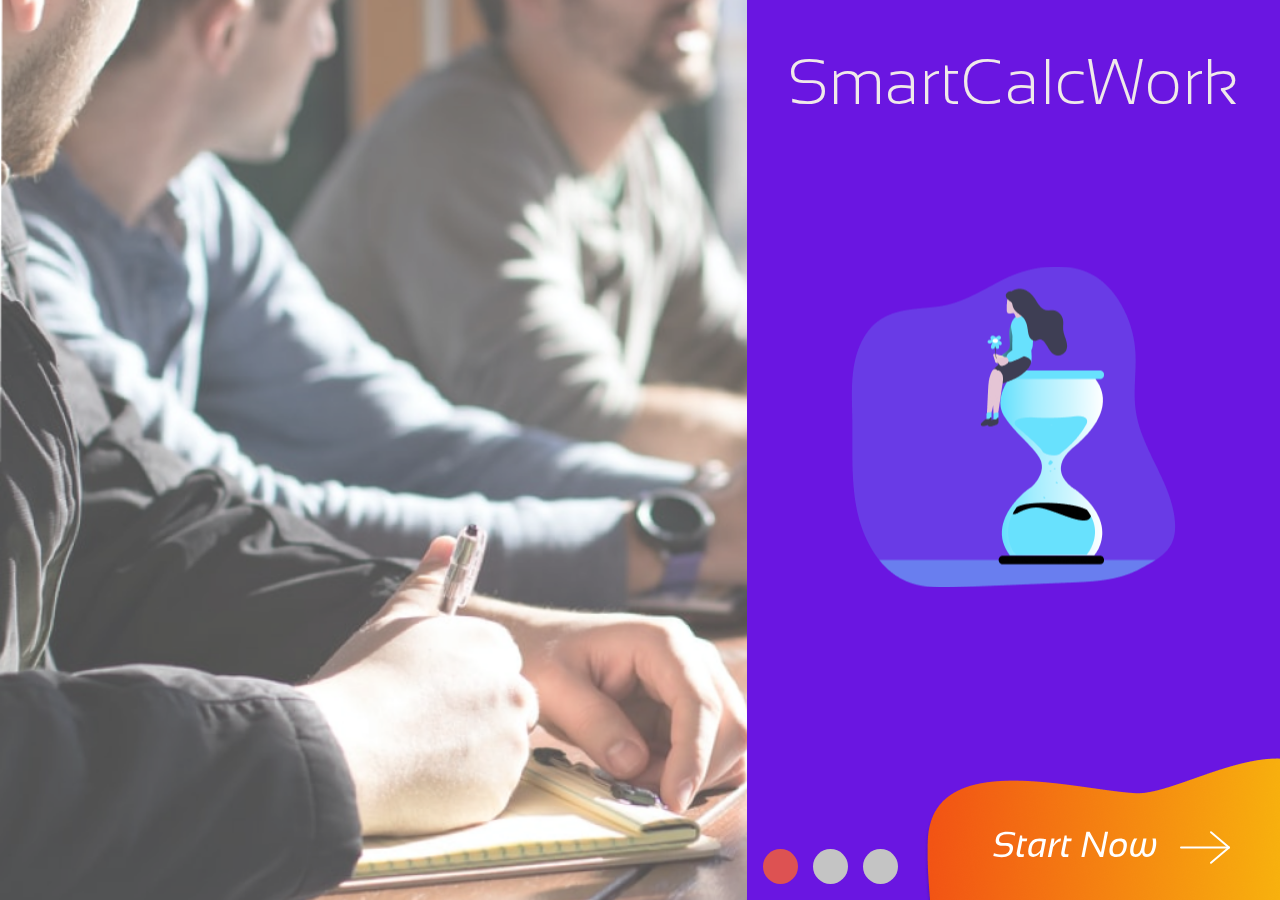
<file: index.html>
<!DOCTYPE html>
<html lang="pt-BR">

<head>
    <meta charset="UTF-8">
    <meta http-equiv="X-UA-Compatible" content="IE=edge">
    <meta name="viewport" content="width=device-width, initial-scale=1.0">

    <link rel="stylesheet" href="./css/reset.css">
    <link rel="stylesheet" href="./css/index/button.css">
    <link rel="stylesheet" href="./css/index/circle.css">
    <link rel="stylesheet" href="./css/index/left.css">
    <link rel="stylesheet" href="./css/index/right.css">
    <link rel="stylesheet" href="./css/index/container.css">

    <title>SmartCalcWork</title>
</head>

<body>
    <div class="container">
        <div class="left"></div>

        <div class="right">
            <h1 class="right__title">SmartCalcWork</h1>
            <div class="right__img-vector"></div>

            <div class="right__menu">
                <div class="menu__circle">
                    <div class="circle active"></div>
                    <div class="circle"></div>
                    <div class="circle"></div>
                </div>
                <div class="menu__button">
                    <a class="button__link" href="form.html">
                        <img class="button__img" src="img/button-start.svg">
                    </a>
                </div>
            </div>

            
        </div>
    </div>
</body>

</html>
</file>
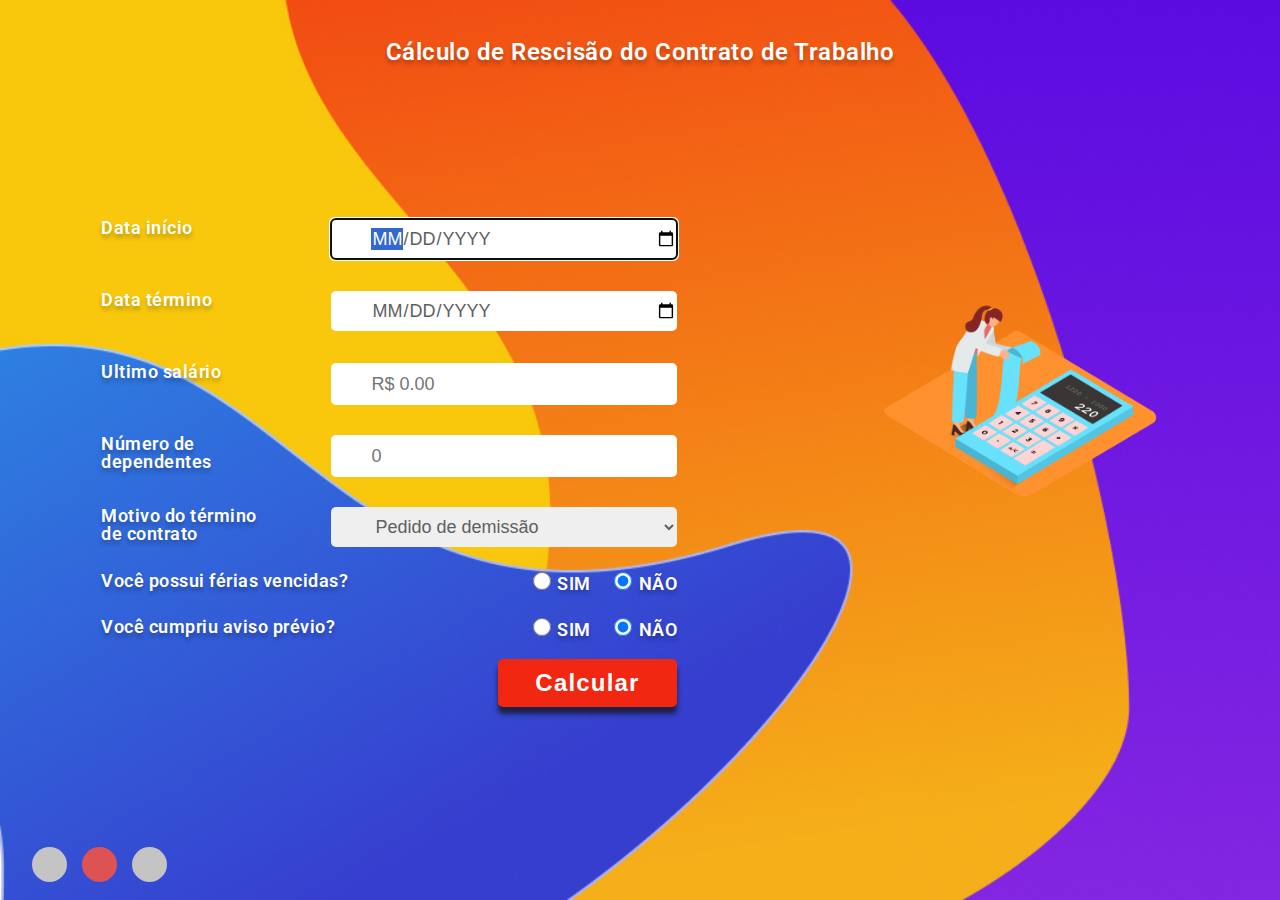
<file: form.html>
<!DOCTYPE html>
<html lang="pt-BR">

<head>
    <meta charset="UTF-8">
    <meta http-equiv="X-UA-Compatible" content="IE=edge">
    <meta name="viewport" content="width=device-width, initial-scale=1.0">

    <link rel="preconnect" href="https://fonts.googleapis.com">
    <link rel="preconnect" href="https://fonts.gstatic.com" crossorigin>
    <link href="https://fonts.googleapis.com/css2?family=Roboto&display=swap" rel="stylesheet">

    <link rel="stylesheet" href="./css/reset.css">
    <link rel="stylesheet" href="./css/form/container.css">
    <link rel="stylesheet" href="./css/form/content.css">
    <link rel="stylesheet" href="./css/form/background.css">
    <link rel="stylesheet" href="./css/form/form.css">
    <link rel="stylesheet" href="./css/form/form-input.css">
    <link rel="stylesheet" href="./css/form/form-select.css">
    <link rel="stylesheet" href="./css/form/form-radio.css">
    <link rel="stylesheet" href="./css/form/form-button.css">


    <title>Calculo Trabalhista - SmartCalcWork</title>
</head>

<body>
    <div class="container">
        <h1 class="container__title">Cálculo de Rescisão do Contrato de Trabalho</h1>

        <div class="content">
            <form class="form">

                <label class="form__input__label" for="date-start">Data início</label>
                <div class="form__input" id="error-date-start">
                    <input class="input" type="date" id="date-start" autofocus>
                </div>

                <label class="form__input__label" for="date-finish">Data término</label>
                <div class="form__input" id="error-date-finish">
                    <input class="input" type="date" id="date-finish">
                </div>

                <label class="form__input__label" for="last-wage">Ultimo salário</label>
                <div class="form__input" id="error-last-wage">
                    <input class="input" type="number" id="last-wage" placeholder="R$ 0.00">
                </div>

                <label class="form__input__label" for="number-dependents">Número de dependentes</label>
                <div class="form__input" id="error-number-dependents">
                    <input class="input" type="number" id="number-dependents" placeholder="0">
                </div>

                <label class="form__select__label" for="contract-finish">Motivo do término de contrato</label>
                <select class="select" id="contract-finish">
                    <option value="request">Pedido de demissão</option>
                    <option value="just-cause">Dispensa com justa causa</option>
                    <option value="no-just-cause">Dispensa sem justa causa</option>
                </select>

                <div class="form__radios">
                    <label class="form__radio__label" for="expired-vacations">Você possui férias vencidas?</label>
                    <div class="radios">
                        <input class="radio" type="radio" value="true" id="expired-vacations" name="radio-vacation">
                        <label class="radio__label" for="expired-vacations">Sim</label>
                        <input class="radio" type="radio" value="false" id="no-expired-vacations" name="radio-vacation"
                            checked>
                        <label class="radio__label" for="no-expired-vacations">Não</label>
                    </div>

                    <label class="form__radio__label" for="early-warning">Você cumpriu aviso prévio?</label>
                    <div class="radios">
                        <input class="radio" type="radio" value="true" id="early-warning" name="radio-warning">
                        <label class="radio__label" for="early-warning">Sim</label>
                        <input class="radio" type="radio" value="false" id="no-early-warning" name="radio-warning"
                            checked>
                        <label class="radio__label" for="no-early-warning">Não</label>
                    </div>
                </div>

                <div class="form__button">
                    <button class="button" type="button">Calcular</button>
                </div>

            </form>

            <div class="background__img">
            </div>
        </div>

        <div class="background__circles">
            <div class="circle"></div>
            <div class="circle active"></div>
            <div class="circle"></div>
        </div>

    </div>

    <script src="./js/form.js"></script>
    <script src="./js/error.js"></script>
    <script src="./js/sweet-alert-2.js"></script>
</body>

</html>
</file>
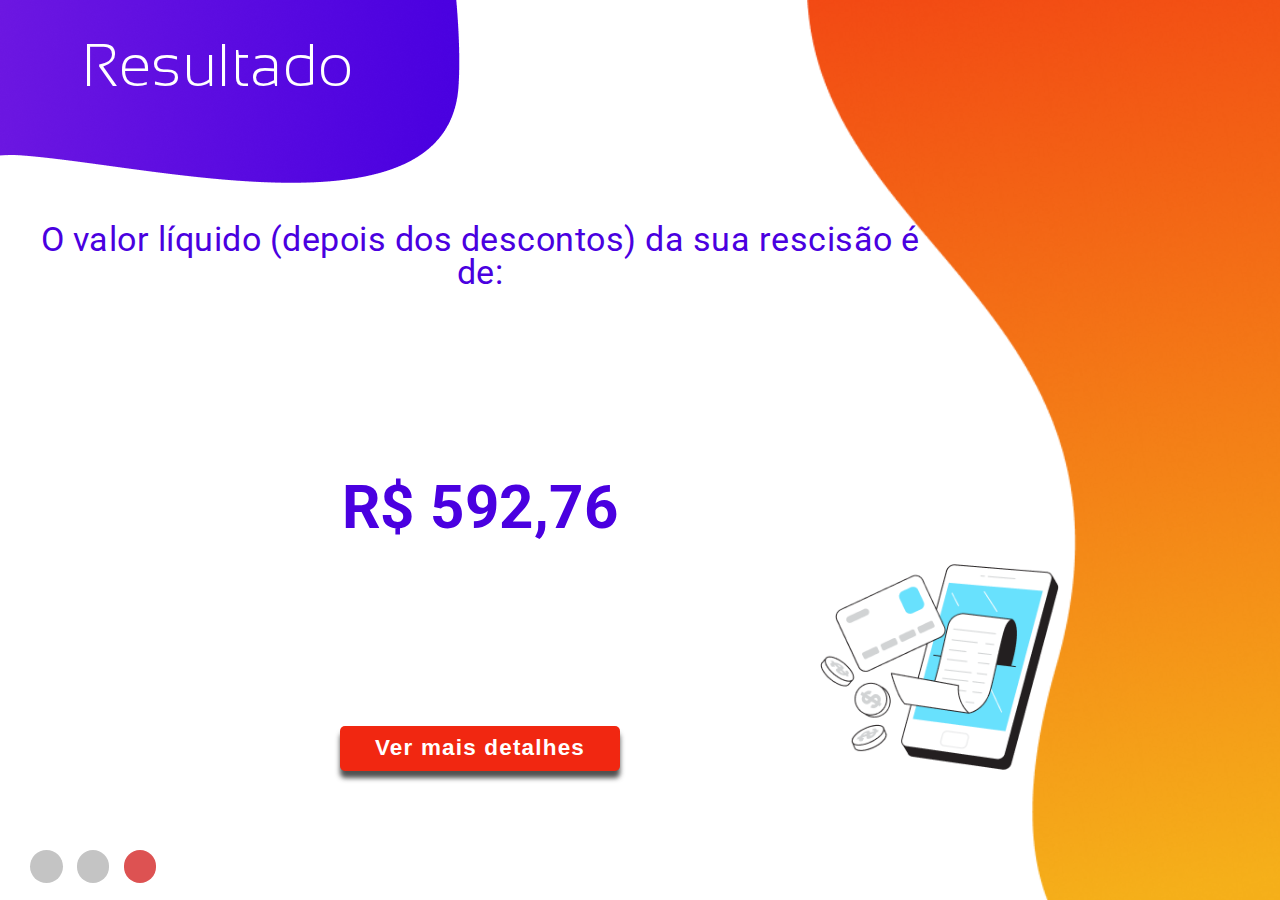
<file: relatory.html>
<!DOCTYPE html>
<html lang="pt-BR">

<head>
    <meta charset="UTF-8">
    <meta http-equiv="X-UA-Compatible" content="IE=edge">
    <meta name="viewport" content="width=device-width, initial-scale=1.0">
    <link rel="preconnect" href="https://fonts.googleapis.com">
    <link rel="preconnect" href="https://fonts.gstatic.com" crossorigin>
    <link href="https://fonts.googleapis.com/css2?family=Roboto&display=swap" rel="stylesheet">

    <link rel="stylesheet" href="./css/relatory/container.css">
    <link rel="stylesheet" href="./css/relatory/title.css">
    <link rel="stylesheet" href="./css/relatory/content.css">
    <link rel="stylesheet" href="./css/relatory/content-relatory.css">
    <link rel="stylesheet" href="./css/relatory/content-table.css">
    <link rel="stylesheet" href="./css/relatory/circles.css">
    <link rel="stylesheet" href="./css/relatory/background-cellphone.css">
    
    
    <link rel="stylesheet" href="./css/reset.css">

    <title>Resultados - SmartCalcWork</title>
</head>

<body>
    <div class="container">

        <div class="title">
            <div class="title__background">
                <h1 class="title__page">Resultado</h1>
            </div>
        </div>

        <div class="content">

            <div class="content__relatory" data-bind="hidden: details">
                <p class="relatory__title">O valor líquido (depois dos descontos) da sua rescisão é de:</p>
                <p class="relatory__value">R$ 592,76</p>
                <button class="relatory__button" type="button" data-bind="click: moreDetails">Ver mais detalhes</button>
            </div>

            <div class="content__table" data-bind="visible: details">
                <table> 
                    <thead>
                        <tr>
                            <th class="th">Evento</th>
                            <th class="th">Ref</th>
                            <th class="th">Provento</th>
                            <th class="th">Desconto</th>
                        </tr>
                    </thead>
                    <tbody>
                        <tr id="balanceWage">
                            <td class="td">Saldo de Salário</td>
                            <td class="td"></td>
                            <td class="td tdProv"></td>
                            <td class="td"></td>
                        </tr>
                        <tr id="earlyWarningIndemnified">
                            <td class="td">Aviso Prévio Indenizado</td>
                            <td class="td"></td>
                            <td class="td tdProv"></td>
                            <td class="td"></td>
                        </tr>
                        <tr id="thirteenthProportional">
                            <td class="td">13º Salário Proporcional</td>
                            <td class="td"></td>
                            <td class="td tdProv"></td>
                            <td class="td"></td>
                        </tr>
                        <tr id="thirteenthEarlyWarning">
                            <td class="td">13º Salário Aviso Prévio</td>
                            <td class="td"></td>
                            <td class="td tdProv"></td>
                            <td class="td"></td>
                        </tr>
                        <tr id="expiredVacation">
                            <td class="td">Férias Vencidas</td>
                            <td class="td"></td>
                            <td class="td tdProv"></td>
                            <td class="td"></td>
                        </tr>
                        <tr id="vacationProportional">
                            <td class="td">Férias Proporcionais</td>
                            <td class="td"></td>
                            <td class="td tdProv"></td>
                            <td class="td"></td>
                        </tr>
                        <tr id="vacationEarlyWarning">
                            <td class="td">Férias sobre Aviso Prévio</td>
                            <td class="td"></td>
                            <td class="td tdProv"></td>
                            <td class="td"></td>
                        </tr>
                        <tr id="inssWage">
                            <td class="td">INSS Salário</td>
                            <td class="td"></td>
                            <td class="td"></td>
                            <td class="td tdDiscount"></td>
                        </tr>
                        <tr id="irrfWage">
                            <td class="td">IRRF Salário</td>
                            <td class="td"></td>
                            <td class="td"></td>
                            <td class="td tdDiscount"></td>
                        </tr>
                        <tr id="inssThirteenth">
                            <td class="td">INSS 13º Salário</td>
                            <td class="td"></td>
                            <td class="td"></td>
                            <td class="td tdDiscount"></td>
                        </tr>
                        <tr id="irrfThirteenth">
                            <td class="td">IRRF 13º Salário</td>
                            <td class="td"></td>
                            <td class="td"></td>
                            <td class="td tdDiscount"></td>
                        </tr>
                        <tr id="total">
                            <td class="td">Total</td>
                            <td class="td"></td>
                            <td class="td tdProv"></td>
                            <td class="td tdDiscount"></td>
                        </tr>
                    </tbody>
                </table>
            </div>
        </div>

        <div class="circles" data-bind="hidden: details">
            <div class="circle"></div>
            <div class="circle"></div>
            <div class="circle active"></div>
        </div>
    </div>

    <div class="background__cellphone" data-bind="hidden: details"></div>


    <script src="./js/calculate-date.js"></script>
    <script src="./js/calc-prov.js"></script>
    <script src="./js/calc-discount.js"></script>
    <script src="./js/add-formulary.js"></script>
    <script src="./js/knockout-3.5.1.js"></script>
    <script src="./js/knockout.js"></script>
</body>

</html>
</file>
<file: css/index/button.css>
.button{
    position: relative;
}
@media screen and (min-width:0px) {
     .menu__button{
        background: linear-gradient(140deg, #f25314fd 50%, #f1ee2ece);
        border-radius: 10px;
        padding: 0.5rem 0.2rem 0.2rem 2rem ;
        margin-bottom: 5rem;
     }
 }
 @media screen and (min-width:1000px){
   .menu__button{
      background-color: transparent;
      background-image: url("../../img/button.png");
      border-radius: 0;
      height: 16.1rem;
      margin-bottom: 0;
      padding: 0;
      width: 37.7rem;
   }
   .button__img{
      position: absolute;
      bottom: 2.2rem;
      margin-left: 8rem;
   }
 }
</file>
<file: css/index/circle.css>
.menu__circle{
    display: flex;
    margin-bottom: 1.6rem;
    margin-left: 1.6rem;
}
.circle{
    background-color: #C4C4C4;
    border-radius: 100%;
    height:3.5rem;
    margin-right: 1.5rem;
    width:3.5rem;
}
.circle.active{
    background-color: #DD5252;
}
@media screen and (min-width:0px) {
    .circle{
        display:none;
    }
 }
 @media screen and (min-width:1000px) {
    .circle{
        display:block;
    }
 }
</file>
<file: css/index/left.css>
.left{
    background-image: url("../../img/background-peoples.png");
    background-repeat: no-repeat;
    background-size: cover;
    height: 100%;
}
 @media screen and (min-width:1000px) {
    .left{
        width: calc(100% - 50%);
    }
}
 @media screen and (min-width: 1200px) {
     .left{
        width: calc(100% - 41.64%);
     }
 }
</file>
<file: css/index/right.css>
.right{
    background-color: #6A16E1;
    flex-direction: column;
    flex-wrap: nowrap;
    display: flex;
    height: 100%;
    justify-content: space-between;
    position:relative;
}
.right__title{
    color: #F0E9E9;
    font-family: 'Sansation Light';
    font-size: 6.4rem;
    font-style: normal;
    font-weight: 300;
    margin-top: 5rem;
    text-align: center;
}
.right__img-vector{
    background-image: url("../../img/woman.png");
    background-position: center;
    background-repeat: no-repeat;
}
.right__menu{
    display: flex;
    justify-content: space-between;
    width: 100%;
} 

@media screen and (min-width:0px) {
     .right{
         width: 100%;
     }
     .right__img-vector{
        height: 55rem;
    }
    .right__menu{
        align-items: center;
        flex-direction: column-reverse;
        flex-wrap: wrap;
     }
 }
 @media screen and (min-width:1000px) {
    .right{
        width: 50%;
    }
    .right__img-vector{
        height: 32.0rem;
    }
    .right__menu{
        flex-wrap: nowrap;
        flex-direction: row;
        align-items: flex-end;
        height: 16.1rem;
     }
 }
 @media screen and (min-width: 1200px) {
     .right{
         width: 41.64%;
     }
 }
</file>
<file: css/index/container.css>
.container{
    display: flex;
    height: 100%;
    width: 100%;
}
@media screen and (min-width:0px) {
    html{
        font-size: 42%;
    }
}
@media screen and (min-width:450px){
    html{
        font-size: 62.5%;
    }
}
</file>
<file: css/form/container.css>
body{
    background-image: url("../../img/background.jpg");
    background-size: cover;
}
.container{
    align-items: center;
    display: flex;
    flex-direction: column;
    height: 100%;
}
.container__title{
    color: white;
    font-size: 2.4rem;
    font-weight: 600;
    margin-top: 4rem;
    padding-bottom: 4rem;
    text-shadow: 0px 4px 4px rgba(0, 0, 0, 0.25);
    text-align: center;
}
@media screen and (min-width:0) {
    .container{
        justify-content: space-evenly;
    }
    .container__title{
        width: 80%;
    }
}
@media screen and (min-width:564px) {
    .container{
        justify-content: space-between;
    }
    .container__title{
        width: auto;
    }
}
</file>
<file: css/form/content.css>
.content{
    display: flex;
    justify-content: space-around;
    width: 100%;
}

@media screen and (min-width:0) {
    html{
        font-size: 65%;
    }
}
@media screen and (min-width:564px) {
    html{
        font-size: 62.5%;
    }
}
@media screen and (min-width:1400px) {
    html{
        font-size: 70%;
    }
}
</file>
<file: css/form/background.css>
.background__img{
    align-self: auto;
    background-image: url("../../img/calculator.png");
    background-size: contain;
    background-repeat: no-repeat;
    margin-top: 5%;
    height: 22rem;
    width: 30rem;
}
.background__circles{
    align-self: flex-start;
    display: flex;
    margin-bottom: 1.8rem;
    margin-left: 3.2rem;
}
.circle{
    background-color: #C4C4C4;
    border-radius: 100%;
    height:3.5rem;
    margin-right: 1.5rem;
    width:3.5rem;
}
.circle.active{
    background-color: #DD5252;
}

@media screen and (min-width:0) {
    .background__img, .background__circles{
        display: none;
    }
}
@media screen and (min-width:564px) {
    .background__circles{
        display: flex;
    }
}
@media screen and (min-width:1000px) {
    .background__img{
        display: flex;
    }
}
</file>
<file: css/form/form.css>
.form{
    display: flex;
    justify-content:space-between;
    margin-bottom: 0.5rem;
}
@media screen and (min-width:0) {
    .form{
        flex-direction: column;
        flex-wrap: nowrap;
        width: 80%;
    }
}
@media screen and (min-width:564px) {
    .form{
        flex-direction: row;
        flex-wrap: wrap;
    }
}
@media screen and (min-width:1000px) {
    .form{
        width: 45%;
    }
}
@media screen and (min-width:1400px) {
    .form{
        width: 50%;
    }
}
</file>
<file: css/form/form-input.css>
.form__input{
    display: flex;
    flex-direction: column;
    height: 7.2rem;
}
.form__input__label{
    color: white;
    font-size: 1.8rem;
    font-weight: 600;
    text-align:left;
    text-shadow: 0px 4px 4px rgba(0, 0, 0, 0.25);
}
.input{
    border-radius: 5px;
    color: #5F5F5F;
    font-family: sans-serif;
    font-size: 1.8rem;
    font-weight: 400;
    height: 4rem;
    padding-left: 4rem;
    text-transform: uppercase;
}
.paragraph-error{
    align-self: center;
    border-radius: 3px;
    background-color: rgba(255, 0, 0, 0.514);
    color: white;
    font-size: 1.3rem;
    margin-bottom: 0.5rem;
    margin-top: 0.5rem;
    padding: 0.3rem;
    text-align: center;
}
@media screen and (min-width:0) {
    .form__input{
        width: 100%;
    }
    .form__input__label{
        width: 100%;
    }
    .paragraph-error{
        width:98%;
    }
}
@media screen and (min-width:564px) {
    .form__input{
        width: 60%;
    }
    .form__input__label{
        width: 30%;
    }
    .paragraph-error{
        width:auto;
    }
}
</file>
<file: css/form/form-select.css>
.form__select__label{
    color: white;
    font-size: 1.8rem;
    font-weight: 600;
    text-align:left;
    text-shadow: 0px 4px 4px rgba(0, 0, 0, 0.25);
}
.select{
    border-radius: 5px;
    color: #5F5F5F;
    font-size: 1.8rem;
    font-weight: 400;
    height: 4rem;
    padding-left: 4rem;
}

@media screen and (min-width:0) {
    .form__select__label{
        width: 100%;
    }
    .select{
        width:100%;
    }
}
@media screen and (min-width:564px) {
    .form__select__label{
        width: 30%;
    }
    .select{
        width: 60%;
    }
}
</file>
<file: css/form/form-radio.css>
.form__radios{
    width: 100%;
    display: flex;
    flex-wrap: wrap;
    justify-content: space-between;
}
.form__radio__label{
    color: white;
    font-size: 1.8rem;
    font-weight: 600;
    margin-top: 2.5rem;
    text-align:left;
    text-shadow: 0px 4px 4px rgba(0, 0, 0, 0.25);
}
.radio__label{
    color: white;
    font-size: 1.8rem;
    font-weight: 600;
    text-align: left;
    text-shadow: 0px 4px 4px rgba(0, 0, 0, 0.25);
    text-transform: uppercase;
}
.radio{
    height: 1.8rem;
    margin-left:2rem;
    width: 2rem;
    margin-top: 1.5rem;
}

.radio:first-child{
    margin-left:0;
}

@media screen and (min-width:0) {
    .form__radio{
        flex-direction: column;
    }
    .form__radio__label{
        width: 100%;
    }
    .radios{
        width: 100%;
    }
}
@media screen and (min-width:450px) {
    .form__radio{
        flex-direction: row;
    }
    .form__radio__label{
        width: 48%;
    }
    .radios{
        width: auto;
        margin-top: 1rem;
    }
}
</file>
<file: css/form/form-button.css>
.form__button{
    display: flex; 
    width: 100%;
}
.button{
    background-color: #F12711;
    border-radius: 5px;
    box-shadow: 0px 7px 5px rgba(20, 20, 20, 0.74);
    color: #FFFFFF;
    cursor:pointer;
    font-size: 2.4rem;
    font-weight: bold;
    height: 4.8rem;
    letter-spacing: 1.2px;
    transition: 0.5s;
    width: 17.9rem;
    margin: 2rem 0 2rem 0;
}
@media screen and (min-width:0){
    .form__button{
        justify-content: flex-start;
    }
}
@media screen and (min-width:564px){
    .form__button{
        justify-content: flex-end;
    }
}
</file>
<file: css/relatory/container.css>
html, body{
    background-color: #FFFFFF;
    background-image: url("../../img/border-right.png");
    background-repeat: no-repeat;
    background-position: right;
    background-size: contain;
    height: 100%;
}
.container{
    display: flex;
    flex-direction: column;
    height: 100%;
    width: 100%;
}
@media screen and (min-width:0px){
    html{
        font-size: 50%;
    }
    .container{
        justify-content: space-between;
    }
}
@media screen and (min-width:900px){
   html{
    font-size: 58.5%;
    }
    .container{
        justify-content: flex-start;
    }
}
</file>
<file: css/relatory/title.css>
.title__background{
    background-image: url("../../img/border-top.png");
    background-repeat: no-repeat;
    height: 21.8rem;
}
.title__page{
    margin: 0;
    font-family: 'Sansation Light';
    font-size: 6.4rem;
    font-weight: normal;
    color: white;
    padding-top: 3.8rem;
    padding-left: 8.8rem;
}
</file>
<file: css/relatory/content.css>
.content{
    display: flex;
    height: 100%;
}
@media screen and (min-width:0px){
    .content{
        width: 100%;
    }
}
@media screen and (min-width:900px){
    .content{
        width: 65%;
    }
}
@media screen and (min-width:1100px){
    .content{
        width: 75%;
    }
}
</file>
<file: css/relatory/content-relatory.css>
.content__relatory{
    align-items: center;
    display: flex;
    flex-direction: column;
    justify-content: space-between;
    text-align: center;
    width: 100%;
}
.relatory__title{
    color: #4A00E0;
    font-size: 3.6rem;
}
.relatory__value{
    color: #4A00E0;
    font-size: 6.4rem;
    font-weight: 700;
    padding: 2rem;
}
.relatory__button{
    background-color: #F12711;
    border-radius: 5px;
    box-shadow: 0px 7px 5px rgba(20, 20, 20, 0.74);
    color: #FFFFFF;
    font-size: 2.4rem;
    font-weight: bold;
    height: 4.8rem;
    letter-spacing: 1.2px;
    width: 30rem;
    margin: 2rem;
}

@media screen and (min-width:0px) {
    .content__relatory{ 
        background: rgba(255, 255, 255, 0.699);
    }
    .relatory__title{
        background: rgb(255, 255, 255);
        border-radius: 5px;
        padding: 2rem;
    }
}
@media screen and (min-width:900px){
    .content__relatory, .relatory__title{ 
        background: transparent;
    }
}
</file>
<file: css/relatory/content-table.css>
.content__table{
    text-align: center;
    width: 100%;
}
table{
    width: 100%;
}
.th{
    border-right: 8rem solid transparent;
    background-clip: padding-box;
    color: #000000;
    font-weight: bold;
    text-transform: uppercase;
}
.td{
    font-weight: bold;
    margin-bottom: 1rem;
    padding: 1rem;
}
.td:first-child{
    text-align: left;
}
.tdProv{
    color: green;
}
.tdDiscount{
    color: red;
}
@media screen and (min-width:0px){
    table{
        background: rgb(255, 255, 255);
    }
    thead{
        display: none;
    }
    .td:first-child{
        text-align: center;
        background: rgb(117, 52, 170);
        color: white;
    }
    tbody tr{
        display: flex;
        flex-direction: column;
    }
    .td:nth-child(2)::before{
        content: "Ref: "
    }
    .tdProv::before{
        content: "Provento: R$ "
    }
    .tdDiscount::before{
        content: "Desconto: R$ "
    }
    .td, .th{
        font-size:2.8rem;
    }
}
@media screen and (min-width:900px){
    table{  
        background: transparent;
        margin-left: 5rem;
    }
    thead{
        display: table-header-group;
    }
    .td:first-child{
        text-align:justify;
        background: transparent;
        color: #4A00E0;
    }
    tbody tr{
        display: table-row;
    }
    .tdProv::before, .tdDiscount::before{
        content: "R$ ";
    }
    .td:nth-child(2)::before{
        content: none;
    }
    .td, .th{
        font-size: 1.8rem;
    }
}
</file>
<file: css/relatory/circles.css>
.circles{
    height: 16%;
    margin-bottom: 1.8rem;
    display: flex;
    margin-left: 3.2rem;
    align-items: flex-end;
}
.circle{
    background-color: #C4C4C4;
    border-radius: 100%;
    height:3.5rem;
    margin-right: 1.5rem;
    width:3.5rem;
}
.circle.active{
    background-color: #DD5252;
}
@media screen and (min-width:0px) {
    .circle{
        display: none;
    }
}
@media screen and (min-width:1100px){
    .circle{
        display: flex;
    }
}
</file>
<file: css/relatory/background-cellphone.css>
.background__cellphone{
    background-image: url("../../img/cellphone.png");
    background-repeat: no-repeat;
    background-size: contain;
    height: 30.6rem;
    position: absolute;
    right: 16rem;
    bottom:10%;
    width: 40.6rem;
}
@media screen and (min-width:0px) {
    .background__cellphone{
        display: none;
    }
}
@media screen and (min-width:1100px){
    .background__cellphone{
        display: block;
    }
}
</file>
